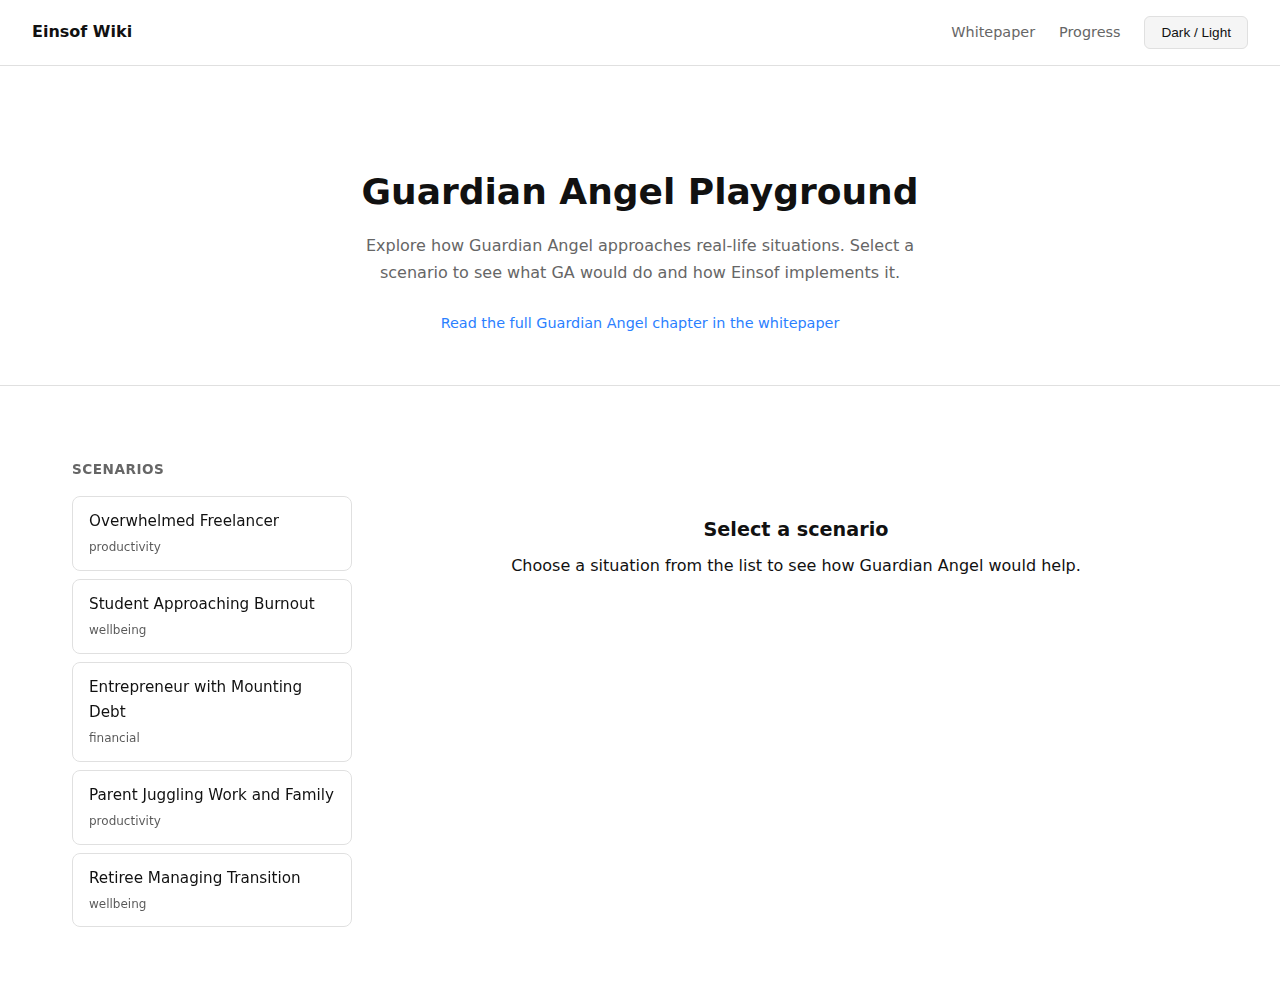
<file: site/guardian_playground.html>
<!DOCTYPE html>
<html lang="en">
<head>
  <meta charset="utf-8">
  <meta name="viewport" content="width=device-width, initial-scale=1">
  <title>Guardian Angel Playground - Einsof</title>
  <link rel="stylesheet" href="assets/einsof_wiki.css">
  <style>
    /* GA Playground specific styles */
    .ga-hero {
      text-align: center;
      padding: 3rem 2rem;
      border-bottom: 1px solid var(--border);
      margin-bottom: 2rem;
    }
    .ga-hero h1 {
      font-size: 2.25rem;
      margin-bottom: 0.75rem;
    }
    .ga-hero p {
      color: var(--muted);
      max-width: 600px;
      margin: 0 auto 1.5rem;
    }
    .ga-hero .link-chapter {
      color: var(--accent);
      font-size: 0.9rem;
    }

    .ga-layout {
      display: grid;
      grid-template-columns: 280px 1fr;
      gap: 2rem;
      padding: 0 2rem 3rem;
      max-width: 1200px;
      margin: 0 auto;
    }

    .ga-sidebar {
      position: sticky;
      top: 2rem;
      height: fit-content;
    }
    .ga-sidebar h2 {
      font-size: 0.85rem;
      text-transform: uppercase;
      letter-spacing: 0.5px;
      color: var(--muted);
      margin-bottom: 1rem;
    }
    .ga-scenario-list {
      list-style: none;
    }
    .ga-scenario-item {
      padding: 0.75rem 1rem;
      border: 1px solid var(--border);
      border-radius: 8px;
      margin-bottom: 0.5rem;
      cursor: pointer;
      transition: all 0.2s;
    }
    .ga-scenario-item:hover {
      border-color: var(--accent);
      background: var(--sidebar-bg);
    }
    .ga-scenario-item.active {
      border-color: var(--accent);
      background: var(--accent);
      color: var(--bg);
    }
    .ga-scenario-item .title {
      font-weight: 500;
      font-size: 0.95rem;
    }
    .ga-scenario-item .category {
      font-size: 0.75rem;
      opacity: 0.7;
      margin-top: 0.25rem;
    }

    .ga-main {
      min-height: 400px;
    }
    .ga-empty {
      text-align: center;
      padding: 4rem 2rem;
      color: var(--muted);
    }
    .ga-empty h3 {
      margin-bottom: 0.5rem;
    }

    .ga-detail {
      display: none;
    }
    .ga-detail.visible {
      display: block;
    }

    .ga-summary {
      margin-bottom: 2rem;
    }
    .ga-summary h2 {
      font-size: 1.5rem;
      margin-bottom: 0.5rem;
    }
    .ga-summary .meta {
      font-size: 0.85rem;
      color: var(--muted);
      margin-bottom: 1rem;
    }
    .ga-summary .meta .tag {
      display: inline-block;
      padding: 0.2rem 0.6rem;
      background: var(--sidebar-bg);
      border-radius: 4px;
      margin-right: 0.5rem;
    }

    .ga-panel {
      background: var(--sidebar-bg);
      border-radius: 8px;
      padding: 1.5rem;
      margin-bottom: 1.5rem;
    }
    .ga-panel h3 {
      font-size: 1rem;
      margin-bottom: 1rem;
      color: var(--accent);
    }
    .ga-panel ul {
      padding-left: 1.25rem;
    }
    .ga-panel li {
      margin-bottom: 0.6rem;
      line-height: 1.5;
    }

    .ga-principles {
      display: flex;
      flex-wrap: wrap;
      gap: 0.5rem;
      margin-top: 1rem;
    }
    .ga-principle {
      display: inline-flex;
      align-items: center;
      gap: 0.4rem;
      padding: 0.35rem 0.75rem;
      background: var(--bg);
      border: 1px solid var(--border);
      border-radius: 999px;
      font-size: 0.8rem;
    }
    .ga-principle::before {
      content: "check_circle";
      font-family: "Material Symbols Outlined", sans-serif;
      font-size: 1rem;
      color: #4caf50;
    }

    .ga-impl {
      border: 1px solid var(--border);
      background: transparent;
    }
    .ga-impl-toggle {
      cursor: pointer;
      display: flex;
      justify-content: space-between;
      align-items: center;
    }
    .ga-impl-toggle h3 {
      margin: 0;
    }
    .ga-impl-toggle .arrow {
      transition: transform 0.2s;
    }
    .ga-impl.open .ga-impl-toggle .arrow {
      transform: rotate(180deg);
    }
    .ga-impl-content {
      display: none;
      padding-top: 1rem;
      margin-top: 1rem;
      border-top: 1px solid var(--border);
    }
    .ga-impl.open .ga-impl-content {
      display: block;
    }
    .ga-impl-section {
      margin-bottom: 1rem;
    }
    .ga-impl-section h4 {
      font-size: 0.85rem;
      color: var(--muted);
      margin-bottom: 0.5rem;
    }
    .ga-impl-section code {
      display: inline-block;
      margin-right: 0.5rem;
      margin-bottom: 0.25rem;
    }

    /* Header bar */
    .ga-header {
      display: flex;
      justify-content: space-between;
      align-items: center;
      padding: 1rem 2rem;
      border-bottom: 1px solid var(--border);
    }
    .ga-header .logo {
      font-weight: 600;
      color: var(--fg);
      text-decoration: none;
    }
    .ga-header .nav-links {
      display: flex;
      gap: 1.5rem;
      align-items: center;
    }
    .ga-header .nav-links a {
      font-size: 0.9rem;
      color: var(--muted);
    }
    .ga-header .nav-links a:hover {
      color: var(--accent);
    }

    @media (max-width: 768px) {
      .ga-layout {
        grid-template-columns: 1fr;
      }
      .ga-sidebar {
        position: static;
      }
    }
  </style>
</head>
<body>
  <header class="ga-header">
    <a href="whitepaper.html" class="logo">Einsof Wiki</a>
    <nav class="nav-links">
      <a href="whitepaper.html">Whitepaper</a>
      <a href="progress.html">Progress</a>
      <button id="theme-toggle">Dark / Light</button>
    </nav>
  </header>

  <section class="ga-hero">
    <h1>Guardian Angel Playground</h1>
    <p>Explore how Guardian Angel approaches real-life situations. Select a scenario to see what GA would do and how Einsof implements it.</p>
    <a href="whitepaper.html#guardian-angel" class="link-chapter">
      Read the full Guardian Angel chapter in the whitepaper
    </a>
  </section>

  <main class="ga-layout">
    <aside class="ga-sidebar">
      <h2>Scenarios</h2>
      <ul id="scenario-list" class="ga-scenario-list">
        <!-- populated by JS -->
      </ul>
    </aside>

    <section class="ga-main">
      <div id="empty-state" class="ga-empty">
        <h3>Select a scenario</h3>
        <p>Choose a situation from the list to see how Guardian Angel would help.</p>
      </div>

      <div id="detail-view" class="ga-detail">
        <div class="ga-summary">
          <h2 id="detail-title"></h2>
          <div class="meta">
            <span class="tag" id="detail-category"></span>
            <span class="tag" id="detail-persona"></span>
          </div>
          <p id="detail-summary"></p>
        </div>

        <div class="ga-panel">
          <h3>What Guardian Angel Would Do</h3>
          <ul id="detail-steps"></ul>
          <div class="ga-principles" id="detail-principles"></div>
        </div>

        <div class="ga-panel ga-impl" id="impl-panel">
          <div class="ga-impl-toggle" onclick="toggleImpl()">
            <h3>How Einsof Implements This</h3>
            <span class="arrow">expand_more</span>
          </div>
          <div class="ga-impl-content">
            <div class="ga-impl-section">
              <h4>Loops Involved</h4>
              <div id="detail-loops"></div>
            </div>
            <div class="ga-impl-section">
              <h4>Angels / Modules</h4>
              <div id="detail-angels"></div>
            </div>
            <div class="ga-impl-section">
              <h4>Specification References</h4>
              <div id="detail-refs"></div>
            </div>
          </div>
        </div>
      </div>
    </section>
  </main>

  <script>
    // Theme toggle
    const root = document.documentElement;
    const savedTheme = localStorage.getItem('wiki-theme') || 'light';
    root.setAttribute('data-theme', savedTheme);
    document.getElementById('theme-toggle').onclick = () => {
      const current = root.getAttribute('data-theme');
      const next = current === 'dark' ? 'light' : 'dark';
      root.setAttribute('data-theme', next);
      localStorage.setItem('wiki-theme', next);
    };

    // Implementation panel toggle
    function toggleImpl() {
      document.getElementById('impl-panel').classList.toggle('open');
    }

    // Load scenarios
    let scenarios = [];
    let activeId = null;

    async function loadScenarios() {
      try {
        const resp = await fetch('WIKI_GA_SCENARIOS.json');
        const data = await resp.json();
        scenarios = data.scenarios || [];
        renderScenarioList();
      } catch (e) {
        console.error('Failed to load scenarios:', e);
        document.getElementById('scenario-list').innerHTML = 
          '<li class="ga-scenario-item">Failed to load scenarios</li>';
      }
    }

    function renderScenarioList() {
      const list = document.getElementById('scenario-list');
      list.innerHTML = scenarios.map(s => `
        <li class="ga-scenario-item" data-id="${s.id}" onclick="selectScenario('${s.id}')">
          <div class="title">${s.title}</div>
          <div class="category">${s.category}</div>
        </li>
      `).join('');
    }

    function selectScenario(id) {
      activeId = id;
      const scenario = scenarios.find(s => s.id === id);
      if (!scenario) return;

      // Update active state
      document.querySelectorAll('.ga-scenario-item').forEach(el => {
        el.classList.toggle('active', el.dataset.id === id);
      });

      // Show detail view
      document.getElementById('empty-state').style.display = 'none';
      document.getElementById('detail-view').classList.add('visible');

      // Populate content
      document.getElementById('detail-title').textContent = scenario.title;
      document.getElementById('detail-category').textContent = scenario.category;
      document.getElementById('detail-persona').textContent = `persona: ${scenario.persona}`;
      document.getElementById('detail-summary').textContent = scenario.summary;

      // Steps
      const stepsHtml = scenario.what_ga_does.map(s => `<li>${s}</li>`).join('');
      document.getElementById('detail-steps').innerHTML = stepsHtml;

      // Principles
      const principlesHtml = scenario.principles_applied.map(p => 
        `<span class="ga-principle">${p.replace(/_/g, ' ')}</span>`
      ).join('');
      document.getElementById('detail-principles').innerHTML = principlesHtml;

      // Implementation
      const impl = scenario.implementation_notes || {};
      
      document.getElementById('detail-loops').innerHTML = 
        (impl.loops || []).map(l => `<code>${l}</code>`).join('') || '<em>None specified</em>';
      
      document.getElementById('detail-angels').innerHTML = 
        (impl.angels || []).map(a => `<code>${a}</code>`).join('') || '<em>None specified</em>';
      
      document.getElementById('detail-refs').innerHTML = 
        (impl.spec_refs || []).map(r => `<a href="${r}" target="_blank"><code>${r.split('/').pop()}</code></a>`).join(' ') || '<em>None specified</em>';

      // Collapse impl panel by default
      document.getElementById('impl-panel').classList.remove('open');
    }

    // Initialize
    loadScenarios();
  </script>
</body>
</html>
</file>
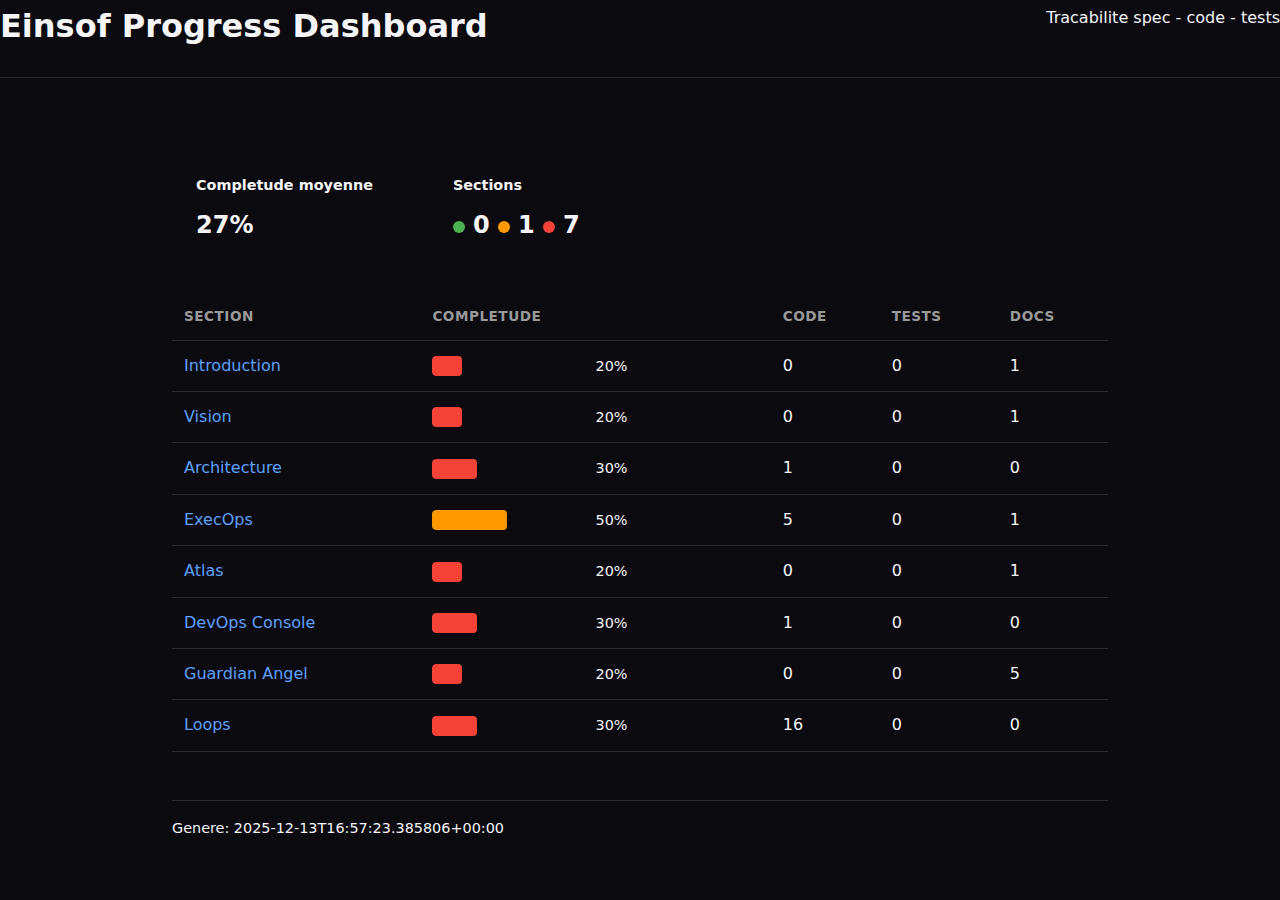
<file: site/progress.html>
<!DOCTYPE html>
<html lang="fr">
<head>
    <meta charset="UTF-8">
    <meta name="viewport" content="width=device-width, initial-scale=1.0">
    <title>Einsof Progress</title>
    <link rel="stylesheet" href="assets/einsof_wiki.css">
    <style>
        .progress-table { width: 100%; border-collapse: collapse; margin: 2rem 0; }
        .progress-table th, .progress-table td { padding: 0.75rem; text-align: left; border-bottom: 1px solid var(--border); }
        .progress-table th { background: var(--bg-alt); font-weight: 600; }
        .progress-bar { width: 150px; height: 20px; background: var(--bg-alt); border-radius: 4px; overflow: hidden; display: inline-block; vertical-align: middle; }
        .progress-fill { height: 100%; transition: width 0.3s; }
        .progress-pct { margin-left: 0.5rem; font-size: 0.9rem; color: var(--text-muted); }
        .count { text-align: center; }
        .summary { display: flex; gap: 2rem; margin-bottom: 2rem; }
        .summary-card { padding: 1rem 1.5rem; background: var(--bg-alt); border-radius: 8px; }
        .summary-card h3 { margin: 0 0 0.5rem 0; font-size: 0.9rem; color: var(--text-muted); }
        .summary-card .value { font-size: 1.5rem; font-weight: 600; }
        .dot { display: inline-block; width: 12px; height: 12px; border-radius: 50%; margin-right: 0.5rem; }
        .dot.green { background: #4caf50; }
        .dot.yellow { background: #ff9800; }
        .dot.red { background: #f44336; }
    </style>
</head>
<body>
    <header>
        <h1>Einsof Progress Dashboard</h1>
        <p>Tracabilite spec - code - tests</p>
    </header>
    
    <main style="max-width:1000px;margin:0 auto;padding:2rem;">
        <div class="summary">
            <div class="summary-card">
                <h3>Completude moyenne</h3>
                <div class="value">27%</div>
            </div>
            <div class="summary-card">
                <h3>Sections</h3>
                <div class="value">
                    <span class="dot green"></span>0
                    <span class="dot yellow"></span>1
                    <span class="dot red"></span>7
                </div>
            </div>
        </div>
        
        <table class="progress-table">
            <thead>
                <tr>
                    <th>Section</th>
                    <th>Completude</th>
                    <th>Code</th>
                    <th>Tests</th>
                    <th>Docs</th>
                </tr>
            </thead>
            <tbody>
                
        <tr>
            <td><a href="whitepaper.html#intro">Introduction</a></td>
            <td>
                <div class="progress-bar">
                    <div class="progress-fill" style="width:20%;background:#f44336"></div>
                </div>
                <span class="progress-pct">20%</span>
            </td>
            <td class="count">0</td>
            <td class="count">0</td>
            <td class="count">1</td>
        </tr>
        <tr>
            <td><a href="whitepaper.html#vision">Vision</a></td>
            <td>
                <div class="progress-bar">
                    <div class="progress-fill" style="width:20%;background:#f44336"></div>
                </div>
                <span class="progress-pct">20%</span>
            </td>
            <td class="count">0</td>
            <td class="count">0</td>
            <td class="count">1</td>
        </tr>
        <tr>
            <td><a href="whitepaper.html#architecture">Architecture</a></td>
            <td>
                <div class="progress-bar">
                    <div class="progress-fill" style="width:30%;background:#f44336"></div>
                </div>
                <span class="progress-pct">30%</span>
            </td>
            <td class="count">1</td>
            <td class="count">0</td>
            <td class="count">0</td>
        </tr>
        <tr>
            <td><a href="whitepaper.html#execops">ExecOps</a></td>
            <td>
                <div class="progress-bar">
                    <div class="progress-fill" style="width:50%;background:#ff9800"></div>
                </div>
                <span class="progress-pct">50%</span>
            </td>
            <td class="count">5</td>
            <td class="count">0</td>
            <td class="count">1</td>
        </tr>
        <tr>
            <td><a href="whitepaper.html#atlas">Atlas</a></td>
            <td>
                <div class="progress-bar">
                    <div class="progress-fill" style="width:20%;background:#f44336"></div>
                </div>
                <span class="progress-pct">20%</span>
            </td>
            <td class="count">0</td>
            <td class="count">0</td>
            <td class="count">1</td>
        </tr>
        <tr>
            <td><a href="whitepaper.html#devops_console">DevOps Console</a></td>
            <td>
                <div class="progress-bar">
                    <div class="progress-fill" style="width:30%;background:#f44336"></div>
                </div>
                <span class="progress-pct">30%</span>
            </td>
            <td class="count">1</td>
            <td class="count">0</td>
            <td class="count">0</td>
        </tr>
        <tr>
            <td><a href="whitepaper.html#guardian_angel">Guardian Angel</a></td>
            <td>
                <div class="progress-bar">
                    <div class="progress-fill" style="width:20%;background:#f44336"></div>
                </div>
                <span class="progress-pct">20%</span>
            </td>
            <td class="count">0</td>
            <td class="count">0</td>
            <td class="count">5</td>
        </tr>
        <tr>
            <td><a href="whitepaper.html#loops">Loops</a></td>
            <td>
                <div class="progress-bar">
                    <div class="progress-fill" style="width:30%;background:#f44336"></div>
                </div>
                <span class="progress-pct">30%</span>
            </td>
            <td class="count">16</td>
            <td class="count">0</td>
            <td class="count">0</td>
        </tr>
            </tbody>
        </table>
        
        <footer style="margin-top:3rem;padding-top:1rem;border-top:1px solid var(--border);color:var(--text-muted);font-size:0.9rem;">
            Genere: 2025-12-13T16:57:23.385806+00:00
        </footer>
    </main>
    
    <script>
        // Theme from whitepaper
        const theme = localStorage.getItem('wiki-theme') || 'dark';
        document.documentElement.setAttribute('data-theme', theme);
    </script>
</body>
</html>
</file>
<file: site/assets/einsof_wiki.css>
/* EINSOF WIKI CSS v1.0 - Clean & Minimal */

:root {
  --bg: #ffffff;
  --fg: #111111;
  --accent: #2b7fff;
  --muted: #666666;
  --border: #e0e0e0;
  --sidebar-bg: #f8f9fa;
  --code-bg: #f5f5f5;
}

:root[data-theme="dark"] {
  --bg: #0a0a0f;
  --fg: #f5f5f7;
  --accent: #5ea0ff;
  --muted: #999999;
  --border: #2a2a35;
  --sidebar-bg: #12121a;
  --code-bg: #1a1a24;
}

* {
  box-sizing: border-box;
  margin: 0;
  padding: 0;
}

html {
  scroll-behavior: smooth;
}

body {
  background-color: var(--bg);
  color: var(--fg);
  font-family: system-ui, -apple-system, BlinkMacSystemFont, "Segoe UI", Roboto, sans-serif;
  font-size: 16px;
  line-height: 1.65;
}

/* Layout */
.container {
  display: flex;
  min-height: 100vh;
}

/* Sidebar */
.sidebar {
  width: 280px;
  background: var(--sidebar-bg);
  border-right: 1px solid var(--border);
  padding: 2rem 1.5rem;
  position: fixed;
  height: 100vh;
  overflow-y: auto;
}

.sidebar h2 {
  font-size: 1.1rem;
  font-weight: 600;
  margin-bottom: 1.5rem;
  color: var(--accent);
}

.sidebar nav ul {
  list-style: none;
}

.sidebar nav li {
  margin-bottom: 0.5rem;
}

.sidebar nav a {
  color: var(--fg);
  text-decoration: none;
  font-size: 0.9rem;
  display: block;
  padding: 0.4rem 0;
  transition: color 0.2s;
}

.sidebar nav a:hover {
  color: var(--accent);
}

/* Main content */
.main {
  margin-left: 280px;
  flex: 1;
  padding: 3rem 4rem;
  max-width: 900px;
}

/* Header */
header {
  display: flex;
  justify-content: space-between;
  align-items: center;
  margin-bottom: 3rem;
  padding-bottom: 1.5rem;
  border-bottom: 1px solid var(--border);
}

header h1 {
  font-size: 2rem;
  font-weight: 700;
}

#theme-toggle {
  background: var(--code-bg);
  border: 1px solid var(--border);
  color: var(--fg);
  padding: 0.5rem 1rem;
  border-radius: 6px;
  cursor: pointer;
  font-size: 0.85rem;
  transition: background 0.2s;
}

#theme-toggle:hover {
  background: var(--border);
}

/* Typography */
h2 {
  font-size: 1.5rem;
  font-weight: 600;
  margin: 2.5rem 0 1rem;
  color: var(--fg);
}

h3 {
  font-size: 1.2rem;
  font-weight: 600;
  margin: 2rem 0 0.75rem;
  color: var(--fg);
}

p {
  margin-bottom: 1rem;
  color: var(--fg);
}

/* Section summary */
.section-summary {
  background: var(--sidebar-bg);
  border-left: 3px solid var(--accent);
  padding: 1rem 1.25rem;
  margin-bottom: 1.5rem;
  border-radius: 0 6px 6px 0;
}

.section-summary ul {
  margin: 0;
  padding-left: 1.25rem;
}

.section-summary li {
  margin-bottom: 0.3rem;
  font-size: 0.95rem;
  color: var(--muted);
}

/* Code */
code {
  background: var(--code-bg);
  padding: 0.2rem 0.4rem;
  border-radius: 4px;
  font-family: "SF Mono", Consolas, "Liberation Mono", monospace;
  font-size: 0.9rem;
}

pre {
  background: var(--code-bg);
  padding: 1rem;
  border-radius: 6px;
  overflow-x: auto;
  margin: 1rem 0;
}

pre code {
  padding: 0;
  background: transparent;
}

/* Progress bars */
.progress-container {
  margin: 1rem 0;
}

.progress-label {
  display: flex;
  justify-content: space-between;
  margin-bottom: 0.25rem;
  font-size: 0.85rem;
}

.progress-bar {
  height: 8px;
  background: var(--border);
  border-radius: 4px;
  overflow: hidden;
}

.progress-fill {
  height: 100%;
  background: var(--accent);
  border-radius: 4px;
  transition: width 0.3s;
}

/* Tables */
table {
  width: 100%;
  border-collapse: collapse;
  margin: 1rem 0;
}

th, td {
  text-align: left;
  padding: 0.75rem;
  border-bottom: 1px solid var(--border);
}

th {
  font-weight: 600;
  color: var(--muted);
  font-size: 0.85rem;
  text-transform: uppercase;
  letter-spacing: 0.5px;
}

/* Links */
a {
  color: var(--accent);
  text-decoration: none;
}

a:hover {
  text-decoration: underline;
}

/* Footer */
footer {
  margin-top: 4rem;
  padding-top: 2rem;
  border-top: 1px solid var(--border);
  font-size: 0.85rem;
  color: var(--muted);
}

/* Responsive */
@media (max-width: 900px) {
  .sidebar {
    display: none;
  }
  .main {
    margin-left: 0;
    padding: 2rem;
  }
}

/* Diagram blocks */
.diagram-block {
  background: var(--sidebar-bg);
  border: 1px solid var(--border);
  border-radius: 8px;
  padding: 1.5rem;
  margin: 1.5rem 0;
}

.diagram-block figcaption {
  font-size: 0.85rem;
  color: var(--muted);
  margin-bottom: 1rem;
  font-weight: 500;
}

.diagram-block .mermaid {
  background: var(--bg);
  padding: 1rem;
  border-radius: 6px;
  overflow-x: auto;
}

.diagram-meta {
  display: inline-block;
  margin-top: 0.75rem;
  padding: 0.4rem 0.8rem;
  font-size: 0.75rem;
  background: transparent;
  border: 1px solid var(--border);
  border-radius: 4px;
  color: var(--muted);
  cursor: pointer;
  transition: all 0.2s;
}

.diagram-meta:hover {
  background: var(--accent);
  color: var(--bg);
  border-color: var(--accent);
}

/* Collapsible sections */
.section-collapsible summary {
  cursor: pointer;
  font-weight: 600;
  padding: 0.5rem 0;
  list-style: none;
}

.section-collapsible summary::before {
  content: "[ + ] ";
  color: var(--accent);
}

.section-collapsible[open] summary::before {
  content: "[ - ] ";
}

/* Guided Tours */
.tours-menu {
  margin-top: 2rem;
  padding-top: 1rem;
  border-top: 1px solid var(--border);
}

.tours-menu h3 {
  font-size: 0.85rem;
  color: var(--muted);
  margin-bottom: 0.75rem;
  text-transform: uppercase;
  letter-spacing: 0.5px;
}

.tour-item {
  display: block;
  padding: 0.6rem 0.8rem;
  margin-bottom: 0.4rem;
  background: var(--bg);
  border: 1px solid var(--border);
  border-radius: 6px;
  cursor: pointer;
  transition: all 0.2s;
  font-size: 0.85rem;
}

.tour-item:hover {
  border-color: var(--accent);
  background: var(--sidebar-bg);
}

.tour-item.active {
  border-color: var(--accent);
  background: var(--accent);
  color: var(--bg);
}

.tour-duration {
  font-size: 0.75rem;
  color: var(--muted);
  margin-left: 0.5rem;
}

/* Tour Stepper */
.tour-stepper {
  position: fixed;
  bottom: 2rem;
  left: 50%;
  transform: translateX(-50%);
  background: var(--sidebar-bg);
  border: 1px solid var(--border);
  border-radius: 8px;
  padding: 0.75rem 1.5rem;
  display: flex;
  align-items: center;
  gap: 1rem;
  box-shadow: 0 4px 12px rgba(0,0,0,0.15);
  z-index: 1000;
}

.tour-stepper-progress {
  display: flex;
  gap: 0.4rem;
}

.tour-step-dot {
  width: 10px;
  height: 10px;
  border-radius: 50%;
  background: var(--border);
  transition: all 0.2s;
}

.tour-step-dot.done {
  background: var(--accent);
}

.tour-step-dot.current {
  background: var(--accent);
  transform: scale(1.3);
}

.tour-stepper button {
  padding: 0.4rem 1rem;
  border: 1px solid var(--border);
  background: var(--bg);
  border-radius: 4px;
  cursor: pointer;
  font-size: 0.85rem;
  color: var(--fg);
}

.tour-stepper button:hover {
  background: var(--accent);
  color: var(--bg);
  border-color: var(--accent);
}

/* Language Switch */
.lang-switch {
  display: flex;
  gap: 0.25rem;
  margin-left: 1rem;
}

.lang-switch button {
  border: 1px solid var(--border);
  background: transparent;
  padding: 0.35rem 0.75rem;
  border-radius: 999px;
  cursor: pointer;
  font-size: 0.8rem;
  color: var(--fg);
  transition: all 0.2s;
}

.lang-switch button:hover {
  border-color: var(--accent);
}

.lang-switch button.active {
  background: var(--accent);
  color: var(--bg);
  border-color: var(--accent);
}

/* Language Blocks */
.lang-block {
  display: none;
}

.lang-block.active {
  display: block;
}

/* Keep diagrams visible in both languages */
.diagram-block {
  display: block !important;
}

/* ================================
   PERSONA SYSTEM
   ================================ */

/* Persona Switch */
.persona-switch {
  display: inline-flex;
  align-items: center;
  gap: 0.35rem;
  font-size: 0.85rem;
  margin-left: 1rem;
}

.persona-switch > span {
  color: var(--muted);
  font-size: 0.8rem;
  margin-right: 0.25rem;
}

.persona-switch button {
  border: 1px solid var(--border);
  background: transparent;
  padding: 0.3rem 0.65rem;
  border-radius: 999px;
  cursor: pointer;
  font-size: 0.75rem;
  color: var(--fg);
  transition: all 0.2s;
}

.persona-switch button:hover {
  border-color: var(--accent);
}

.persona-switch button.active {
  background: var(--accent);
  color: var(--bg);
  border-color: var(--accent);
}

/* Persona color hints */
.persona-switch button[data-persona="user"].active {
  background: #4caf50;
  border-color: #4caf50;
}

.persona-switch button[data-persona="dev"].active {
  background: #2196f3;
  border-color: #2196f3;
}

.persona-switch button[data-persona="investor"].active {
  background: #ff9800;
  border-color: #ff9800;
}

/* Persona Blocks */
.persona-block {
  margin: 0.5rem 0;
  padding-left: 0.75rem;
  border-left: 3px solid var(--border);
}

.persona-block.persona-user {
  border-left-color: #4caf50;
}

.persona-block.persona-dev {
  border-left-color: #2196f3;
}

.persona-block.persona-investor {
  border-left-color: #ff9800;
}

/* Hidden persona blocks (via JS toggle) */
.persona-block.persona-hidden {
  display: none;
}
</file>
